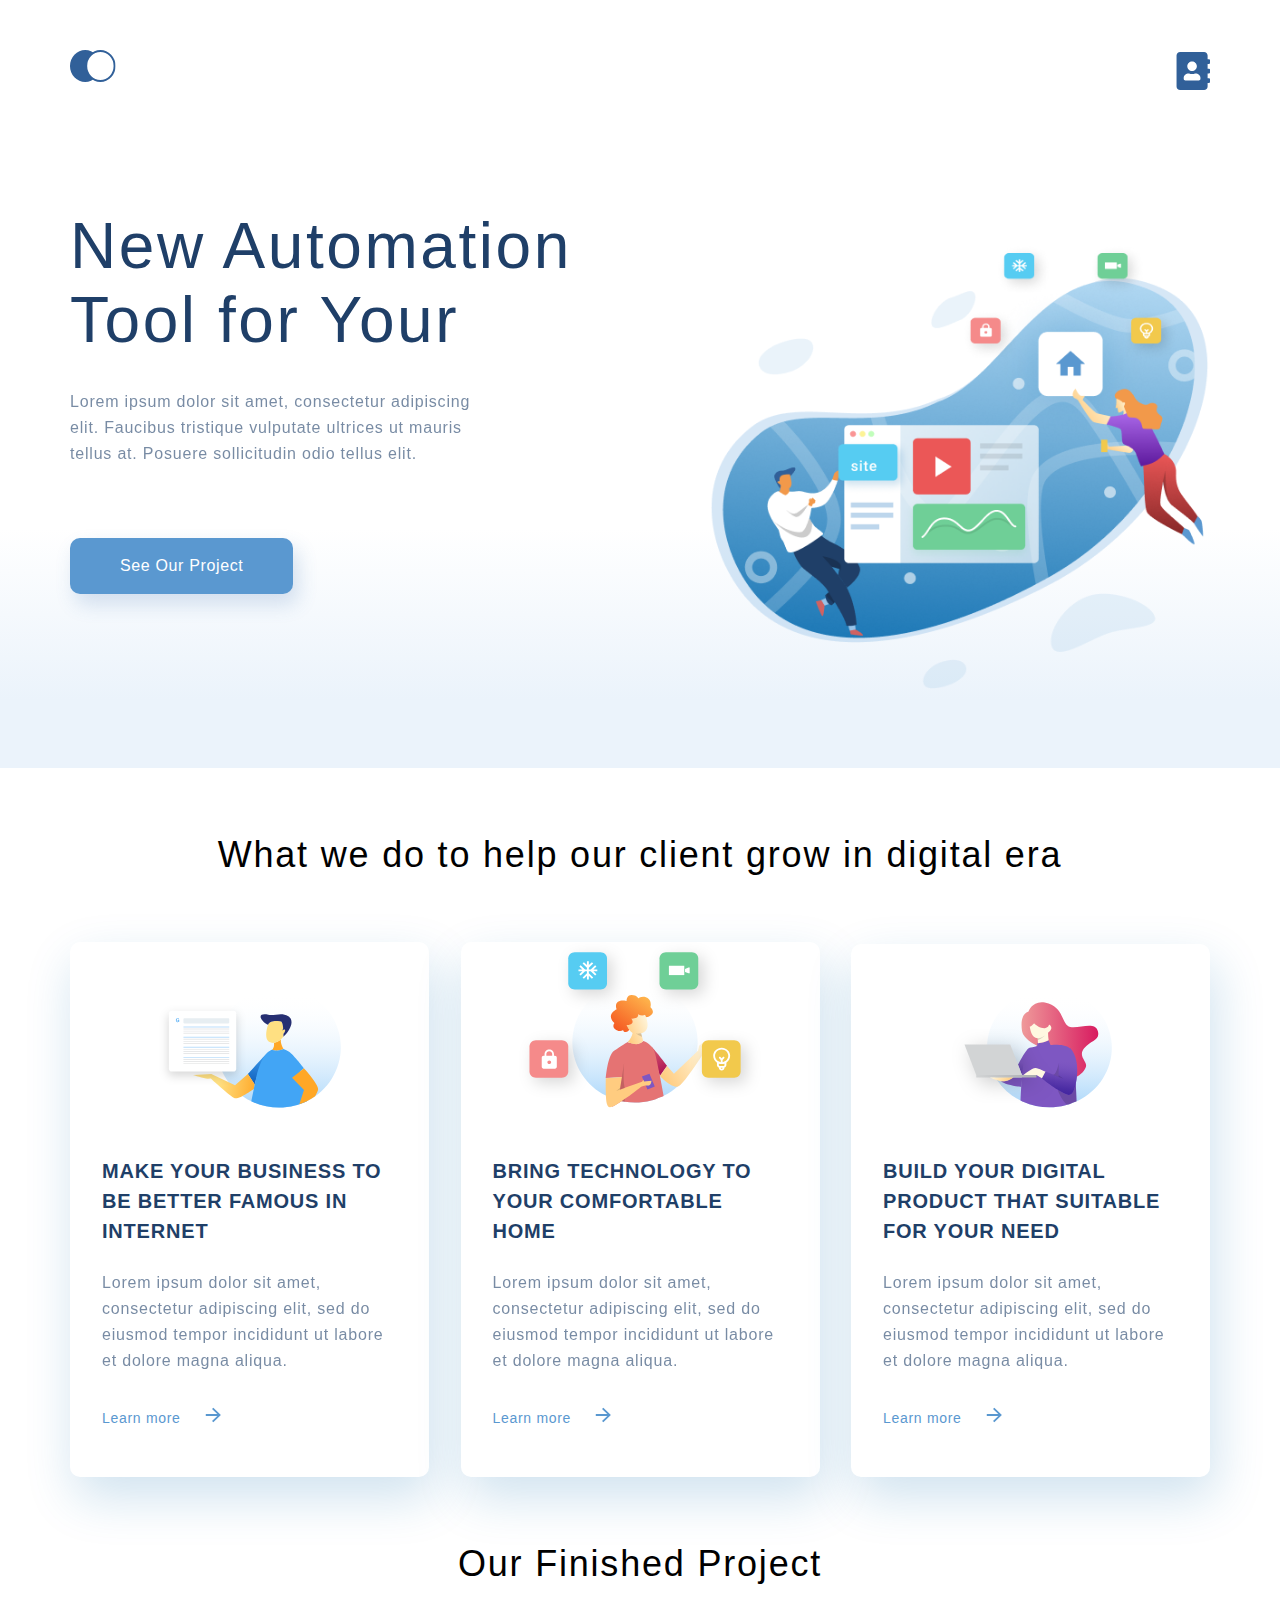
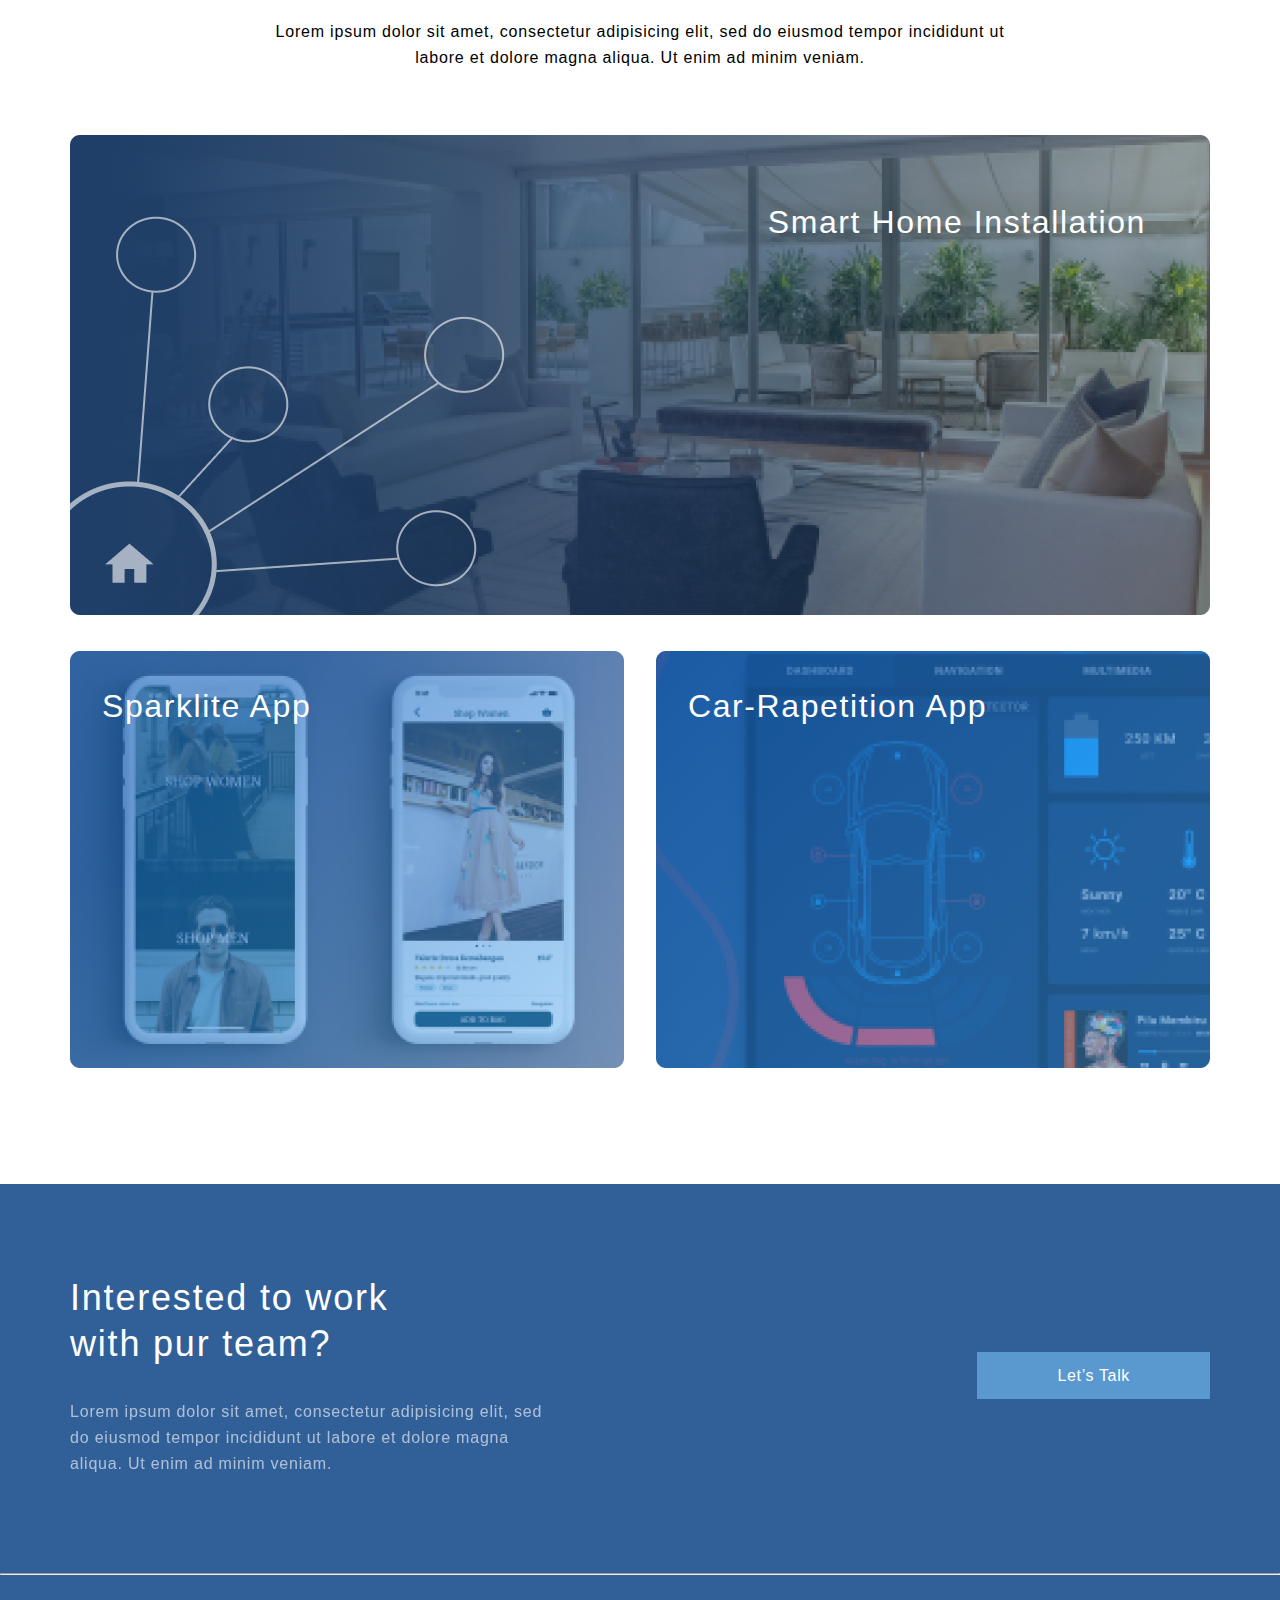
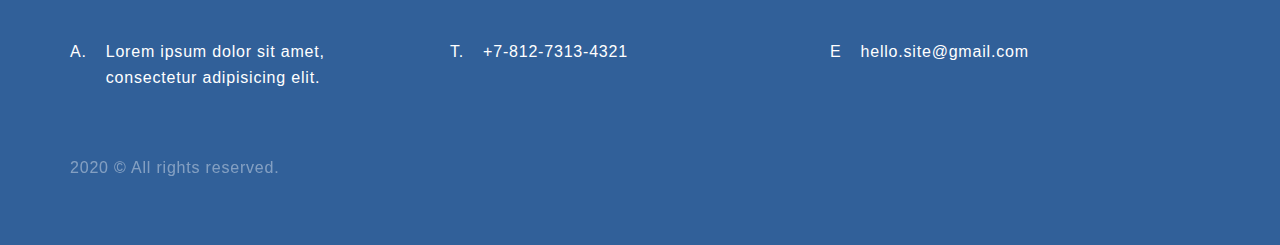
<file: index.html>
<!DOCTYPE html>
<html lang="en">

<head>
    <meta charset="UTF-8">
    <meta name="viewport" content="width=device-width, initial-scale=1.0">
    <title>Мой сайт</title>
    <!-- Файл стилей -->
    <link href="styles/styles.css" rel="stylesheet" type="text/css" />
</head>

<body>
    <!--Шапка-->
    <div class="header header-main">
        <div class="container content-header">
            <ul class="navigation">
                <li><a href="#"><img src="img/logo.svg" alt="logo"></a></li>
                <li><a href="contacts.html"><img src="img/contacts.svg" alt="contacts"></a></li>
            </ul>
            <div class="information-header">
                <h1 class="information-title">New Automation Tool for Your</h1>
                <p class="main-text information-text">Lorem ipsum dolor sit amet, consectetur adipiscing elit. Faucibus
                    tristique vulputate ultrices ut mauris tellus at. Posuere sollicitudin odio tellus elit.</p>
                <a href="#" class="information_button">See Our Project</a>
            </div>
        </div>
    </div>
    <!--Контент-->
    <div class="services container">
        <h3 class="services-title">What we do to help our client grow in digital era</h3>
        <div class="services-list">
            <div class="service-item">
                <img class="item-image" src="img/service-item-1.svg" alt="item 1">
                <h4 class="title-item">Make Your business To Be Better Famous In Internet</h4>
                <p class="main-text">Lorem ipsum dolor sit amet, consectetur adipiscing elit, sed do eiusmod tempor
                    incididunt ut labore et dolore magna aliqua.</p>
                <a href="#" class="service-link">Learn more<img class="link-arrow" src="img/arrow.svg" alt="arrow"></a>
            </div>

            <div class="service-item">
                <img class="item-image" src="img/service-item-2.svg" alt="item 2">
                <h4 class="title-item">Bring Technology To Your Comfortable Home</h4>
                <p class="main-text">Lorem ipsum dolor sit amet, consectetur adipiscing elit, sed do eiusmod tempor
                    incididunt ut labore et dolore magna aliqua.</p>
                <a href="#" class="service-link">Learn more<img class="link-arrow" src="img/arrow.svg" alt="arrow"></a>
            </div>

            <div class="service-item">
                <img class="item-image" src="img/service-item-3.svg" alt="item 3">
                <h4 class="title-item">Build Your Digital Product That Suitable For Your Need</h4>
                <p class="main-text">Lorem ipsum dolor sit amet, consectetur adipiscing elit, sed do eiusmod tempor
                    incididunt ut labore et dolore magna aliqua.</p>
                <a href="#" class="service-link">Learn more<img class="link-arrow" src="img/arrow.svg" alt="arrow"></a>
            </div>
        </div>
    </div>
    <div class="example container">
        <h3 class="example-title">Our Finished Project</h3>
        <p class="main-text text-example">Lorem ipsum dolor sit amet, consectetur adipisicing elit, sed do eiusmod
            tempor incididunt ut labore et dolore magna aliqua. Ut enim ad minim veniam.</p>
        <div class="example-item">
            <img class="example_img" src="img/example-1.png" alt="example 1">
            <p class="example-img-text">Smart Home Installation</p>
        </div>
        <div class="example-parent">
            <div class="example-item example-item-margin">
                <img class="example_img" src="img/example-2.png" alt="example 2">
                <p class="example-img-text img-slogan">Sparklite App</p>
            </div>
            <div class="example-item">
                <img class="example_img" src="img/example-3.png" alt="example 3">
                <p class="example-img-text img-slogan">Car-Rapetition App</p>
            </div>
        </div>
    </div>
    <!--Подвал-->
    <div class="footer">
        <div class="container">
            <div class="information-footer">
                <div class="footer-slogan">
                    <h3 class="footer-title">Interested to work with pur team?</h3>
                    <p class="main-text footer-text">Lorem ipsum dolor sit amet, consectetur adipisicing elit, sed do
                        eiusmod tempor
                        incididunt ut labore et dolore magna aliqua. Ut enim ad minim veniam.</p>
                </div>
                <div class="footer-button-container">
                    <a href="#" class="footer-button">Let’s Talk</a>
                </div>
            </div>
        </div>

        <hr>
        <div class="container">
            <div class="contacts-footer">
                <ul class="contacts-list">
                    <li><span class="contact-list-cell">A.</span>Lorem ipsum dolor sit amet, consectetur adipisicing
                        elit.</li>
                    <li><span class="contact-list-cell">T.</span>+7-812-7313-4321</li>
                    <li><span class="contact-list-cell">E</span><a class="mail_link"
                            href="mailto:hello.site@gmail.com">hello.site@gmail.com</a></li>
                </ul>
                <div class="rights-footer">
                    <p class="main-text rights-text">2020 © All rights reserved.</p>
                </div>
            </div>
        </div>
    </div>




</body>

</html>
</file>
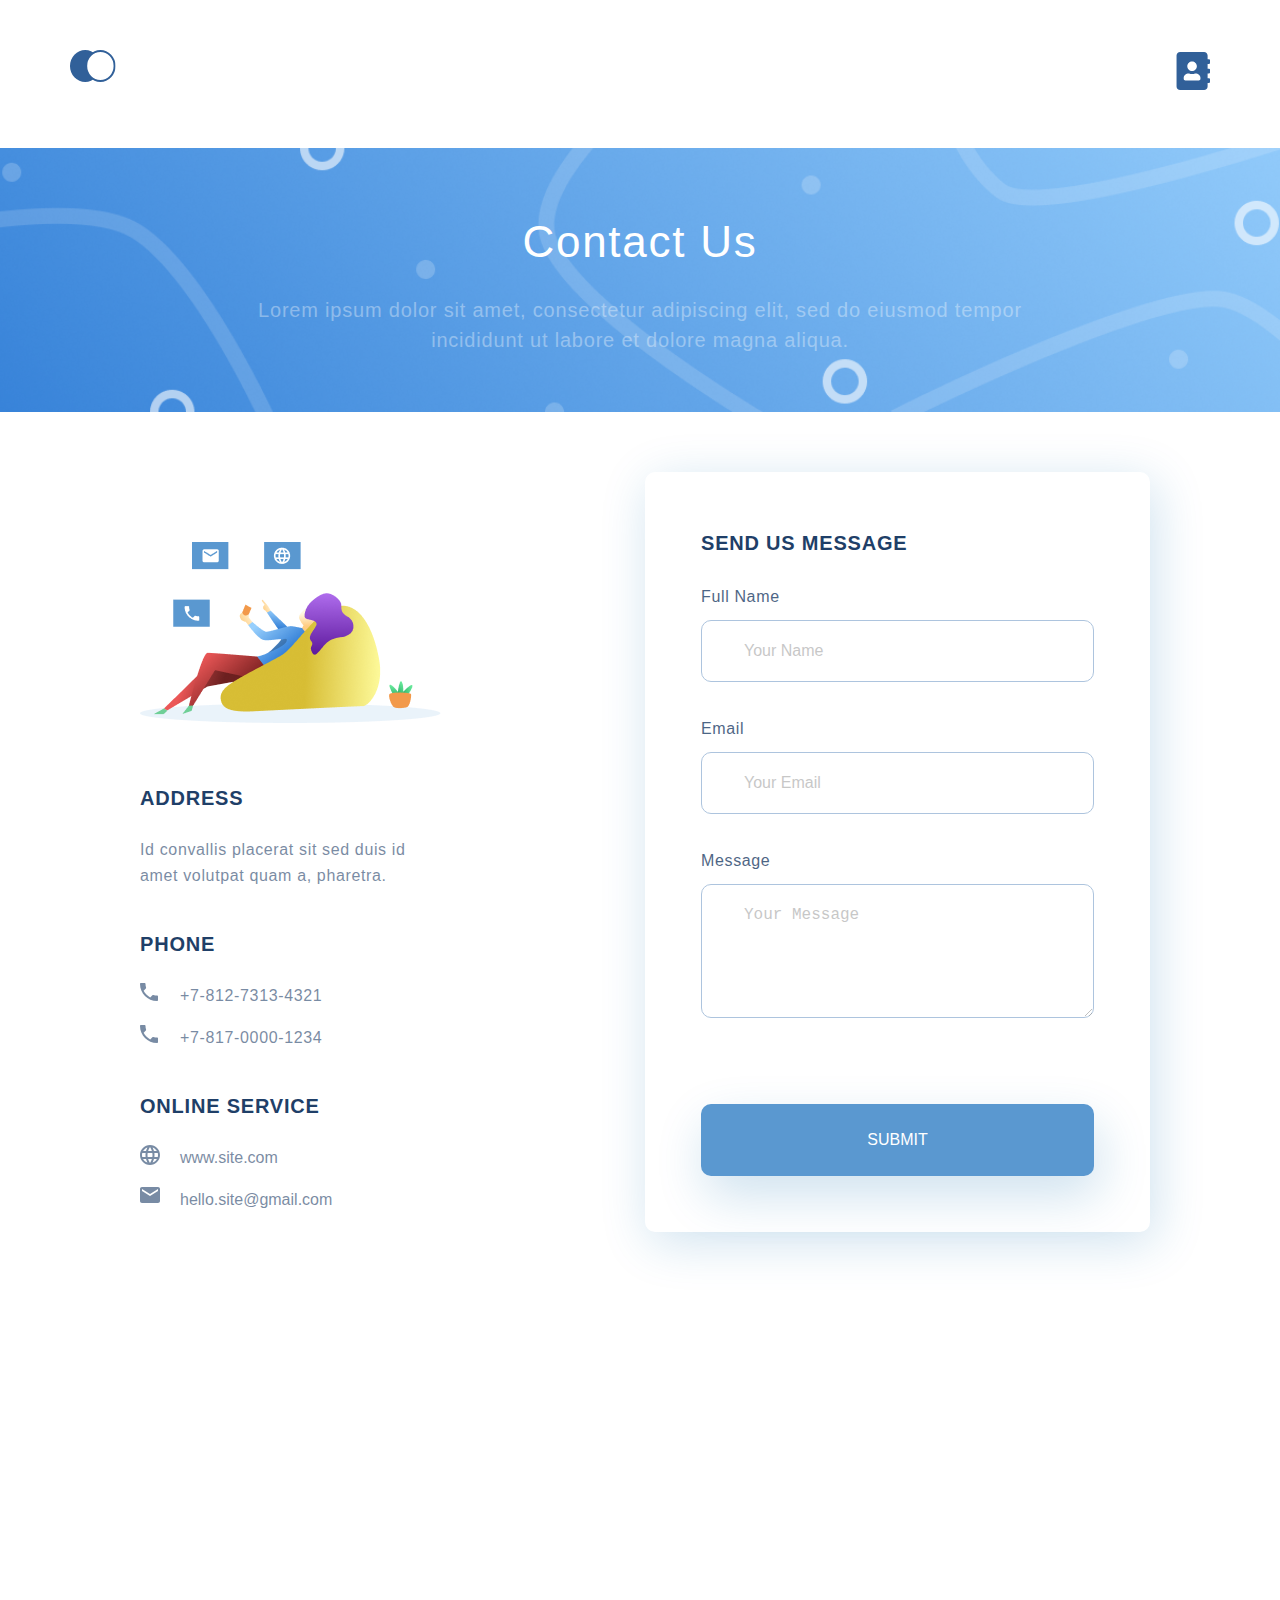
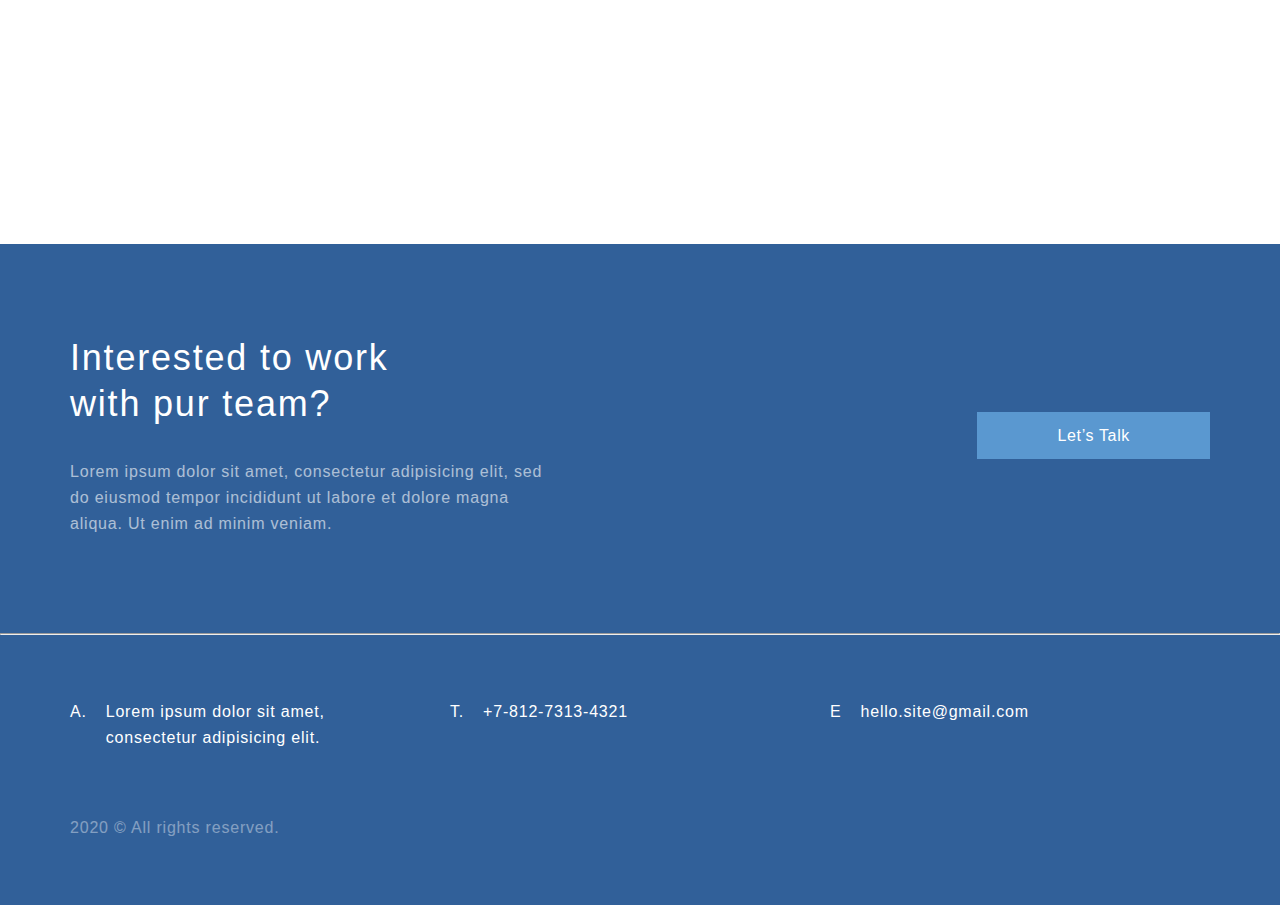
<file: contacts.html>
<!DOCTYPE html>
<html lang="en">

<head>
    <meta charset="UTF-8">
    <meta name="viewport" content="width=device-width, initial-scale=1.0">
    <title>Контакты</title>
    <!-- Файл стилей -->
    <link href="styles/styles.css" rel="stylesheet" type="text/css" />
</head>

<body>
    <!--Шапка-->
    <div class="header header-contacts">
        <div class="container">
            <ul class="navigation">
                <li><a href="index.html"><img src="img/logo.svg" alt="logo"></a></li>
                <li><a href="#"><img src="img/contacts.svg" alt="contacts"></a></li>
            </ul>
        </div>
        <div class="description-contacts">
            <div class="container">
                <h2 class="main-title-contacts">Contact Us</h2>
                <p class="main-text">Lorem ipsum dolor sit amet, consectetur adipiscing elit, sed do eiusmod tempor
                    incididunt ut labore et dolore magna aliqua. </p>
            </div>
        </div>

    </div>

    <!--Контент-->
    <div class="container">
        <div class="content-contacts">
            <div class="information-contacts">
                <img src="img/img-contacts.png" alt="picture" class="picture-contacts">
                <div class="address-contacts">
                    <h4 class="contacts-title">Address</h4>
                    <p class="main-text">Id convallis placerat sit sed duis id amet volutpat quam a, pharetra.</p>
                </div>
                <div class="phone-contacts">
                    <h4 class="contacts-title">Phone</h4>
                    <ul class="list-phone">
                        <li>+7-812-7313-4321</li>
                        <li>+7-817-0000-1234</li>
                    </ul>
                </div>
                <div class="online-colntacts">
                    <h4 class="contacts-title">Online service</h4>
                    <ul class="list-online">
                        <li><a href="#">www.site.com</a></li>
                        <li><a href="mailto:hello.site@gmail.com">hello.site@gmail.com</a></li>
                    </ul>
                </div>


            </div>
            <div class="feedback">
                <h4 class="feedback-title">Send us message</h4>
                <form action="" method="post">
                    <label for="user-name" class="user-name">Full Name</label>
                    <input class="entry-field" type="text" name="login" value="" placeholder="Your Name"
                        id="user-name"><br>
                    <label for="user-email" class="user-email">Email</label>
                    <input class="entry-field" type="email" name="email" value="" placeholder="Your Email"
                        id="user-email"><br>
                    <label for="message" class="message">Message</label>
                    <textarea class="entry-field" name="message" placeholder="Your Message" id="message"
                        rows="5"></textarea><br>
                    <button class="send-button" type="submit">submit</button>
                </form>
            </div>

        </div>




    </div>
    <div class="map">
        <iframe
            src="https://yandex.ru/map-widget/v1/?um=constructor%3A6d760ac7e3314e0e9fa1ffc14901e240e5ac84f2fd6a41f665b9580e4092ebaa&amp;source=constructor"
            width="100%" height="400" frameborder="0"></iframe>
    </div>


    <!--Подвал-->
    <div class="footer footer-contacts">
        <div class="container">
            <div class="information-footer">
                <div class="footer-slogan">
                    <h3 class="footer-title">Interested to work with pur team?</h3>
                    <p class="main-text footer-text">Lorem ipsum dolor sit amet, consectetur adipisicing elit, sed do
                        eiusmod tempor
                        incididunt ut labore et dolore magna aliqua. Ut enim ad minim veniam.</p>
                </div>
                <div class="footer-button-container">
                    <a href="#" class="footer-button">Let’s Talk</a>
                </div>
            </div>
        </div>

        <hr>
        <div class="container">
            <div class="contacts-footer">
                <ul class="contacts-list">
                    <li><span class="contact-list-cell">A.</span>Lorem ipsum dolor sit amet, consectetur adipisicing
                        elit.</li>
                    <li><span class="contact-list-cell">T.</span>+7-812-7313-4321</li>
                    <li><span class="contact-list-cell">E</span><a class="mail_link"
                            href="mailto:hello.site@gmail.com">hello.site@gmail.com</a></li>
                </ul>
                <div class="rights-footer">
                    <p class="main-text rights-text">2020 © All rights reserved.</p>
                </div>
            </div>
        </div>
    </div>


</body>

</html>
</file>
<file: styles/styles.css>
* {
	margin: 0;
	padding: 0;
}

.container {
	max-width: 1140px;
	margin: 0 auto;
}

body {
	font-family: sans-serif;
}

.main-text {
	font-size: 16px;
	line-height: 26px;
	color: #1F3F68;	
	letter-spacing: 0.05em;
	opacity: 0.6;
}

.header-main {
	height: 768px;
	background: linear-gradient(0deg, #EBF3FB 8.84%, rgba(152, 195, 232, 0) 31.12%);
}

.example {}

.example-item {
	position: relative;
	flex-grow: 1;
}

.example_img {
	width: 100%;
}

.example-img-text {
	font-size: 32px;
	line-height: 46px;
	text-align: right;
	letter-spacing: 0.05em;
	color: #FFFFFF;
	position: absolute;
	z-index: 1;
	top: 64px;	
	right: 64px;
}

.img-slogan {
	left: 32px;
	top: 32px;
	right: auto;
}

.example-parent {
	display: flex;
	justify-content: space-between;
	margin-top: 32px;
}

.example-item-margin {
	margin-right: 32px;
}

.map {
	max-width: 1020px;
	margin: 0 auto;
}
.footer {
	margin-top: 112px;
	background: #316099;
	padding-top: 91px;
	padding-bottom:  64px;
}

.footer-title {
	font-size: 36px;
	line-height: 46px;
	letter-spacing: 0.05em;
	color: #FFFFFF;
	font-weight: normal;
	margin-bottom: 32px;
	max-width: 340px;
}

.footer-button {
	background: #5A98D0;
	text-decoration: none;
	font-size: 16px;
	line-height: 26px;	
	text-align: center;
	letter-spacing: 0.04em;
	color: #FFFFFF;
	padding: 15px 80px;
	height: fit-content;
}

.footer-text {
	line-height: 26px;
	letter-spacing: 0.05em;
	color: #FFFFFF;
	opacity: 0.6;
}



.text-example {
	width: 67%;
	margin: 32px auto 64px;
	color:#000;
	opacity: 1;
	text-align: center;
}

.information-title {
	font-size: 64px;
	color: #1F3F68;
	width: 510px;
	font-weight: 300;
	line-height: 74px;
	letter-spacing: 0.04em;
	margin-bottom: 32px;
}

.information_button {
	font-size: 16px;
	line-height: 26px;	
	text-align: center;
	letter-spacing: 0.04em;	
	color: #FFFFFF;
	background: #5A98D0;
	box-shadow: 5px 10px 20px rgba(53, 110, 173, 0.2);
	border-radius: 10px;
	text-decoration: none;
	padding: 15px 50px;
	display: inline-block;
	margin-top: 71px;
}



.services-title,
.example-title {
	font-size: 36px;
	text-align: center;
	font-weight: 300;
	line-height: 46px;
	letter-spacing: 0.05em;
}

.services {
	padding-top: 64px;
}

.footer-slogan {
    max-width: 494px;
}

.information-footer {
	display: flex;
	justify-content: space-between;
	align-items: center;
	padding-bottom:  96px;
}

.service-item {
	width: 359px;
	padding: 44px 32px;
	box-sizing: border-box;
	background: #FFFFFF;
	box-shadow: 5px 20px 50px rgba(16, 112, 177, 0.2);
	border-radius: 10px;
	display: flex;
	flex-direction: column;
}

.service-item:nth-child(2) {
	padding-top: 0;
}
.item-image {
	align-self: center;
	margin-bottom: 48px;
}

.send-button {
	border: none;
	background: #5A98D0;
	box-shadow: 5px 20px 50px rgba(16, 112, 177, 0.2);
	border-radius: 10px;
	font-weight: 500;
	font-size: 16px;
	line-height: 26px;
	text-align: center;
	color: #FFFFFF;
	text-transform: uppercase;
	width: 100%;
	padding-top: 23px;
	padding-bottom: 23px;
	cursor: pointer;
	margin-top: 50px;
}

.navigation {
	display: flex;
    align-items: baseline;	
	justify-content: space-between;
	list-style: none;
    padding: 0;
	margin: 0;
	padding-top: 42px;
}

.information-header {
	padding-top: 115px;
	flex-grow: 1;
	background-image: url('../img/header_bcgrnd.png');
	background-repeat: no-repeat;
	background-position: right 150px;
	background-size: 44%;
}

.content-header {
	display: flex;
	flex-direction: column;
	height: 100%;
}

.information-header p {
	width: 425px;
}

.services-list {
	display: flex;
    align-items: baseline;
	
	justify-content: space-between;	
	padding-top: 64px;
	padding-bottom: 64px;
}

.service-link {
	font-size: 14px;
	line-height: 30px;	
	letter-spacing: 0.05em;
	color: #5A98D0;
	text-decoration: none;
	margin-top: 29px;
}

.link-arrow {
	margin-left: 24px;
}

.contacts-list {
	display: flex;
    align-items: baseline;
	flex-wrap: wrap;
	justify-content: space-between;
	list-style: none;
    padding: 0;
	margin: 0;	
	line-height: 26px;
	letter-spacing: 0.05em;
	color: #FFFFFF;
	
}

.contacts-list li {	
	box-sizing: border-box;
	flex-grow: 1;
	display: flex;
	padding-right: 32px;
	width: 33%;
}

.mail_link {
	text-decoration: none;
    color: #FFFFFF;
}

.contacts-footer {
	padding-top: 64px;
}

.rights-footer {
	margin-top: 64px;	
}

.rights-text {
	line-height: 26px;	
	letter-spacing: 0.05em;
	color: #FFFFFF;
	opacity: 0.4;
}

.contact-list-cell {
	padding-right: 19px;
}


/*Стили для страницы контакты*/

.title-item,
.contacts-title,
.feedback-title {
	font-size: 20px;
	line-height: 30px;
	color: #1F3F68;	
	letter-spacing: 0.04em;
	margin-bottom: 24px;
	text-transform: uppercase;
}

.contacts-title {
	margin-top: 40px;
}

.address-contacts .contacts-title {
	margin-top: 56px;	
}

.address-contacts p {
	font-weight: 300;
	font-size: 16px;
	line-height: 26px;
	letter-spacing: 0.04em;
	color: #1F3F68;
	opacity: 0.6;
}

.picture-contacts {
    margin: 70px auto 0;
}

.information-contacts {
	width: 40%;
	padding-right: 100px;
    box-sizing: border-box;
}

.description-contacts {
	background-image: url('../img/header_contacts.png');
	background-repeat: no-repeat;
	background-position: center;
	background-size: cover;
}

.content-contacts {
	display: flex;
	justify-content: space-between;
	margin-top: 60px;
	margin-bottom: 96px;
	padding-left: 70px;
	padding-right: 60px;
}

.description-contacts .container {
	padding: 57px 0;
	margin-top: 54px;
}

.main-title-contacts {
	font-weight: 500;
	font-size: 44px;
	line-height: 74px;
	text-align: center;
	letter-spacing: 0.04em;
	color: #FFFFFF;
	margin-bottom: 16px;
}

.description-contacts p {
	width: 70%;
	margin: 0 auto;
	font-weight: normal;
	font-size: 20px;
	line-height: 30px;
	text-align: center;
	letter-spacing: 0.04em;	
	color: rgba(255, 255, 255, 0.6);
}

.feedback {
	width: 50%;
	background: #FFFFFF;
	box-shadow: 5px 10px 50px rgba(16, 112, 177, 0.2);
	border-radius: 10px;
	padding: 56px;
	box-sizing: border-box;
}

.user-name,
.user-email,
.message {
	display: block;
	font-size: 16px;
	line-height: 30px;
	letter-spacing: 0.04em;
	color: #1F3F68;
	opacity: 0.8;
}

.entry-field {
	margin-top: 8px;
	margin-bottom: 32px;
	opacity: 0.4;
	border: 1px solid #356EAD;
	box-sizing: border-box;
	border-radius: 10px;
	width: 100%;
	padding-top: 21px;
	padding-bottom: 21px;
	padding-left: 42px;
	font-size: 16px;	
}

.feedback-title {
	letter-spacing: 0.04em;
	text-transform: uppercase;
}

.list-phone li {
	list-style: none; 
	background: url(../img/phone.svg) no-repeat;
	background-size: 18px 18px;
	padding-left: 40px;
	padding-bottom: 16px;
	font-weight: 300;
	font-size: 16px;
	line-height: 26px;	
	letter-spacing: 0.04em;
	color: #1F3F68;
	opacity: 0.6;
}

.list-phone li:last-child,
.list-online li:last-child{
	padding-bottom: 0;
}

.list-online li {
	list-style: none; 
	padding-left: 40px;
	font-weight: 300;
	font-size: 16px;
	line-height: 26px;
	padding-bottom: 16px;
}

.list-online a {
	text-decoration: none;
	color: #1F3F68;

}


.list-online li:first-child {
	background: url(../img/site.svg) no-repeat;
	background-size: 20px 20px;
	opacity: 0.6;
}

.list-online li:nth-child(2) {
	background: url(../img/mail.svg) no-repeat;
	background-size: 20px 16px;
	opacity: 0.6;
}

/*Медиа запросы */
@media (max-width: 1170px) {
	.container {
		padding-left: 32px;
		padding-right: 32px;
	}

	.information-header {
		background-position: right 280px;
	}

	.navigation {
		padding-top: 50px;
	}

	.services-list {

		flex-direction: column;
		align-items: center;
	}

	.service-item {
		margin-bottom: 32px;
	}

	.text-example {
		width: 75%;
	}

	.img-slogan {
		font-size: 28px;
	}

	.footer {
		margin-top: 109px;
		padding-top: 47px;
	}

	.information-footer {
		justify-content: end;
		padding-left: 92px;
		padding-bottom: 64px;
	}

	.footer-slogan {
		max-width: 63%;
		padding-right: 61px;
		box-sizing: border-box;
	}

	.footer-button {
		padding: 10px 32px;
	}

	.contacts-list {
		flex-direction: column;
	}

	.contacts-footer {
		padding-left: 92px;	
	}

	.contacts-list li {
		width: 100%;
		margin-bottom: 25px;
	}

	.rights-footer {
    	margin-top: 39px;
	}

	.contact-list-cell {
		padding-right: 47px;
	}
	
	.description-contacts p {
		width: 65%;
	}

	.picture-contacts {
		display: block;
		margin: 0 auto;
	}

	.content-contacts {
		flex-direction: column;
		margin-top: 64px;
		padding-left: 0;
		padding-right: 0;
	}

	.information-contacts {
		margin: 0 auto;
		padding-right: 0;
	}

	.address-contacts .contacts-title {
		margin-top: 64px;
	}

	.feedback {
		margin-top: 64px;
		width: auto;
		margin-left: 92px;
		margin-right: 92px;
	}

	.footer-contacts {
		margin-top: 64px;
	}
}

@media (max-width: 684px) {
	.container {
		padding-left: 16px;
		padding-right: 16px;
	}

	.information-title {
		width: 100%;
		font-size: 32px;
		line-height: 37px;
		margin-bottom: 12px;
		text-align: center;
	}

	.information-text {
		width: 100%;
		text-align: center;
	}

	.information-header p {
		width: 100%;
	}

	.navigation {
		padding-top: 24px;
	}

	.information-header {
		padding-top: 36px;
		display: flex;
		flex-direction: column;
		align-items: center;
		background-image: none;
	}

	.information_button {
		font-size: 12px;
		line-height: 26px;
		padding: 0 8px;
		margin-top: 32px;
	}

	.header-main {
		min-height: 376px;
		height: 100%;
		padding-bottom: 41px;
		box-sizing: border-box;
	}
	.services-title {
		font-size: 24px;
		line-height: 28px;
	}

	.services {
		padding-top: 48px;
	}

	.services-list {
		padding-top: 32px;
	}

	.service-item {
		width: 100%;
		padding: 40px 40px 21px 30px;
	}

	.link-arrow {
		margin-left: 14px;
	}

	.text-example {
		width: 100%;
	}

	.example-img-text {
		font-size: 16px;
		line-height: 19px;
		top: 16px;
		right: 16px;
	}

	.img-slogan {
		left: 16px;
		text-align: left;
	}

	.example-parent {
		flex-direction: column;
		margin-top: 16px;
	}

	.example-item-margin {
		margin-right: 0;
		margin-bottom: 16px;
	}

	.footer {
		margin-top: 64px;
		padding-top: 18px;
	}

	.information-footer {
		flex-direction: column;	
		padding-left: 0;
		padding-bottom: 41px;
	}

	.footer-slogan {
		max-width: 100%;
		padding-right: 0;
		box-sizing: border-box;
		text-align: center;
		margin-bottom: 40px;
	}

	.footer-title {
		max-width: 70%;
		font-size: 24px;
		line-height: 28px;
		margin: 0 auto 32px;
	}

	.footer-button {
		padding: 8px 18px;
	}

	.contacts-footer {
		padding-top: 32px;
		padding-left: 0;
	}

	.rights-footer {
		margin: 20px auto 0;
		text-align: center;
	}
	
	.contacts-list li {
		margin-bottom: 17px;
		line-height: 19px;
	}

	.contacts-list {
		counter-reset: list;
	}

	.contacts-list li:before {
		counter-increment: list;
		content: counter(list) ". ";
		margin-right: 23px;
	}

	.contact-list-cell {
		display: none;
	}

	.description-contacts .container {
		margin-top: 30px;
	}

	.information-contacts {
		width: 85%;
	}

	.address-contacts p {
		max-width: 70%;	
	}

	.feedback {
		margin-top: 37px;
		margin-left: 0;
		margin-right: 0;
	}

	.entry-field {
		margin-top: 0;
	}

	.description-contacts p {
		font-size: 16px;
	}

	.main-title-contacts {
		font-size: 24px;
	}
}
</file>
